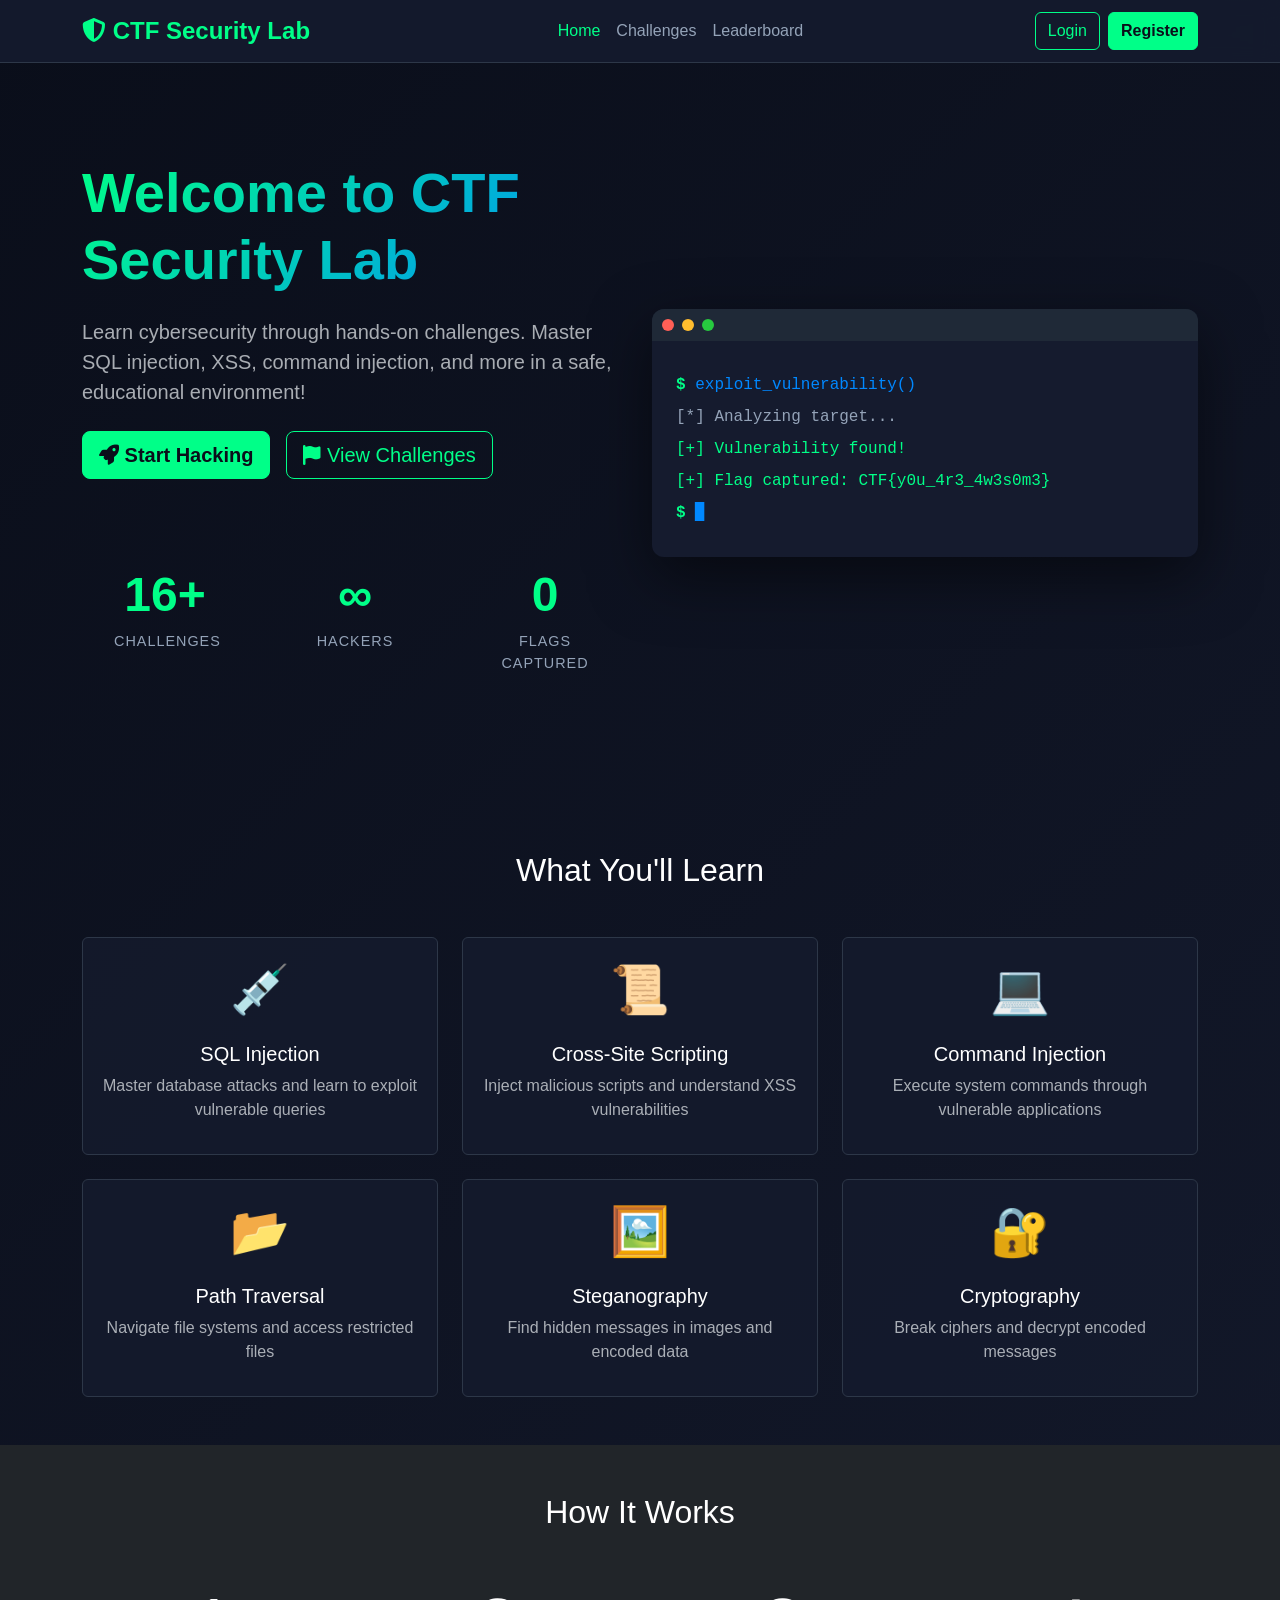
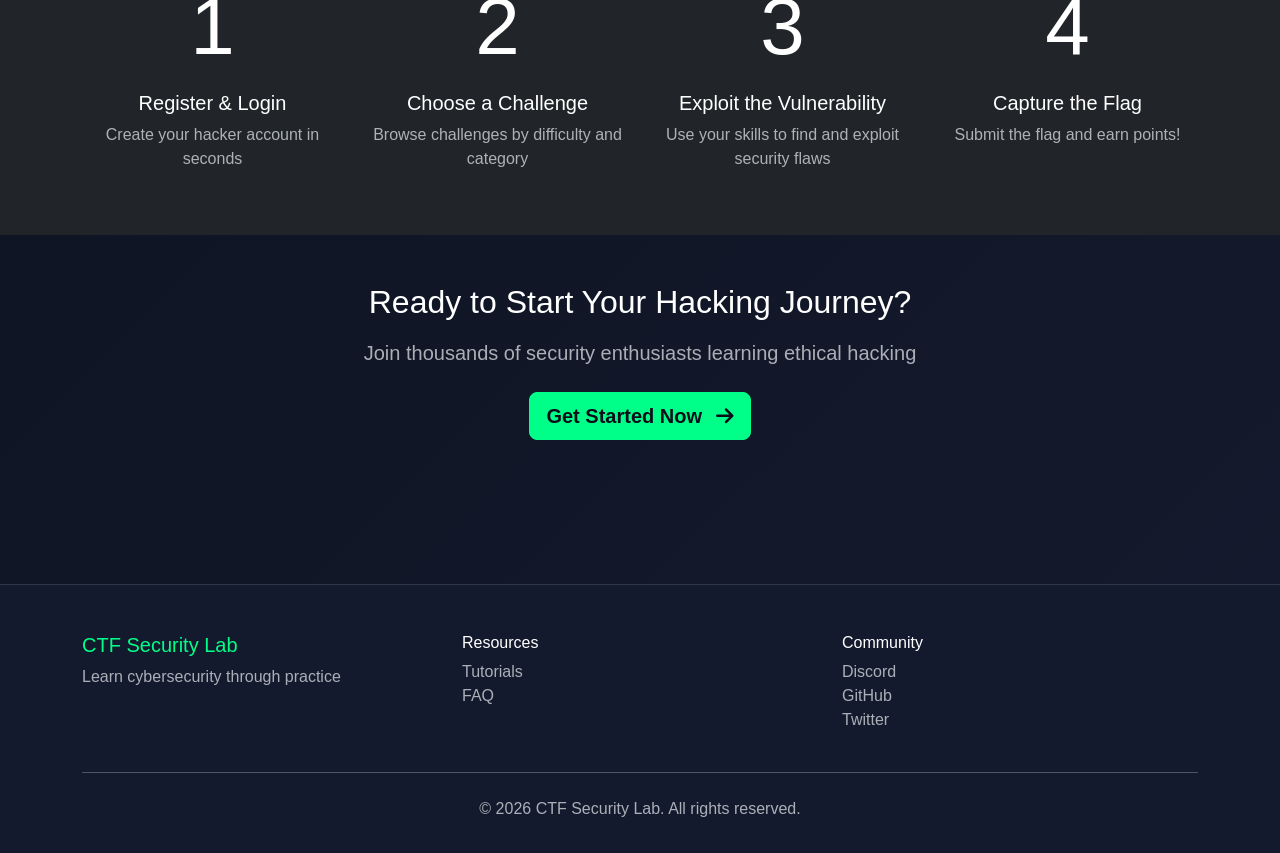
<file: templates/index.html>
<!DOCTYPE html>
<html lang="en" data-bs-theme="dark">
<head>
    <meta charset="UTF-8">
    <meta name="viewport" content="width=device-width, initial-scale=1.0">
    <title>CTF Security Lab - Learn Ethical Hacking</title>
    
    <!-- Bootstrap 5 CSS -->
    <link href="https://cdn.jsdelivr.net/npm/bootstrap@5.3.2/dist/css/bootstrap.min.css" rel="stylesheet">
    <!-- Font Awesome -->
    <link rel="stylesheet" href="https://cdnjs.cloudflare.com/ajax/libs/font-awesome/6.5.1/css/all.min.css">
    <!-- Custom CSS -->
    <link rel="stylesheet" href="/static/css/main.css">
</head>
<body>
    <!-- Navbar -->
    <nav class="navbar navbar-expand-lg navbar-dark sticky-top">
        <div class="container">
            <a class="navbar-brand" href="/">
                <i class="fas fa-shield-alt"></i> CTF Security Lab
            </a>
            <button class="navbar-toggler" type="button" data-bs-toggle="collapse" data-bs-target="#navbarNav">
                <span class="navbar-toggler-icon"></span>
            </button>
            <div class="collapse navbar-collapse" id="navbarNav">
                <ul class="navbar-nav mx-auto">
                    <li class="nav-item">
                        <a class="nav-link active" href="/">Home</a>
                    </li>
                    <li class="nav-item">
                        <a class="nav-link" href="/challenges">Challenges</a>
                    </li>
                    <li class="nav-item">
                        <a class="nav-link" href="/leaderboard">Leaderboard</a>
                    </li>

                </ul>
                <div class="d-flex" id="navAuth">
                    <a href="/login" class="btn btn-outline-primary me-2">Login</a>
                    <a href="/register" class="btn btn-primary">Register</a>
                </div>
                <div class="d-flex align-items-center d-none" id="navUser">
                    <span class="badge bg-success me-3" id="userScore">0 pts</span>
                    <div class="dropdown">
                        <button class="btn btn-outline-primary dropdown-toggle" type="button" id="userMenu" data-bs-toggle="dropdown">
                            <i class="fas fa-user"></i>
                        </button>
                        <ul class="dropdown-menu dropdown-menu-end">
                            <li><a class="dropdown-item" href="/profile">Profile</a></li>
                            <li><a class="dropdown-item" href="#" onclick="logout()">Logout</a></li>
                        </ul>
                    </div>
                </div>
            </div>
        </div>
    </nav>

    <!-- Hero Section -->
    <section class="hero-section">
        <div class="container">
            <div class="row align-items-center">
                <div class="col-lg-6">
                    <h1 class="hero-title mb-4">
                        Welcome to CTF Security Lab
                    </h1>
                    <p class="lead text-muted mb-4">
                        Learn cybersecurity through hands-on challenges. Master SQL injection, XSS, command injection, and more in a safe, educational environment!
                    </p>
                    <div class="d-flex gap-3 mb-5">
                        <a href="/register" class="btn btn-primary btn-lg">
                            <i class="fas fa-rocket"></i> Start Hacking
                        </a>
                        <a href="/challenges" class="btn btn-outline-primary btn-lg">
                            <i class="fas fa-flag"></i> View Challenges
                        </a>
                    </div>
                    
                    <!-- Stats -->
                    <div class="row text-center">
                        <div class="col-4">
                            <div class="stat-card">
                                <div class="stat-number">16+</div>
                                <div class="stat-label">Challenges</div>
                            </div>
                        </div>
                        <div class="col-4">
                            <div class="stat-card">
                                <div class="stat-number">∞</div>
                                <div class="stat-label">Hackers</div>
                            </div>
                        </div>
                        <div class="col-4">
                            <div class="stat-card">
                                <div class="stat-number" id="totalSolves">0</div>
                                <div class="stat-label">Flags Captured</div>
                            </div>
                        </div>
                    </div>
                </div>
                
                <!-- Terminal Visual -->
                <div class="col-lg-6">
                    <div class="terminal">
                        <div class="terminal-header">
                            <span class="terminal-dot red"></span>
                            <span class="terminal-dot yellow"></span>
                            <span class="terminal-dot green"></span>
                        </div>
                        <div class="terminal-body">
                            <div class="terminal-line">
                                <span class="prompt">$</span> <span class="command">exploit_vulnerability()</span>
                            </div>
                            <div class="terminal-line">
                                <span class="output">[*] Analyzing target...</span>
                            </div>
                            <div class="terminal-line">
                                <span class="output success">[+] Vulnerability found!</span>
                            </div>
                            <div class="terminal-line">
                                <span class="output success">[+] Flag captured: CTF{y0u_4r3_4w3s0m3}</span>
                            </div>
                            <div class="terminal-line">
                                <span class="prompt">$</span> <span class="command typing"></span>
                            </div>
                        </div>
                    </div>
                </div>
            </div>
        </div>
    </section>

    <!-- Features Section -->
    <section class="py-5">
        <div class="container">
            <h2 class="text-center mb-5">What You'll Learn</h2>
            <div class="row g-4">
                <div class="col-md-4">
                    <div class="card h-100">
                        <div class="card-body text-center">
                            <div class="challenge-icon">💉</div>
                            <h3 class="h5">SQL Injection</h3>
                            <p class="text-muted">Master database attacks and learn to exploit vulnerable queries</p>
                        </div>
                    </div>
                </div>
                <div class="col-md-4">
                    <div class="card h-100">
                        <div class="card-body text-center">
                            <div class="challenge-icon">📜</div>
                            <h3 class="h5">Cross-Site Scripting</h3>
                            <p class="text-muted">Inject malicious scripts and understand XSS vulnerabilities</p>
                        </div>
                    </div>
                </div>
                <div class="col-md-4">
                    <div class="card h-100">
                        <div class="card-body text-center">
                            <div class="challenge-icon">💻</div>
                            <h3 class="h5">Command Injection</h3>
                            <p class="text-muted">Execute system commands through vulnerable applications</p>
                        </div>
                    </div>
                </div>
                <div class="col-md-4">
                    <div class="card h-100">
                        <div class="card-body text-center">
                            <div class="challenge-icon">📂</div>
                            <h3 class="h5">Path Traversal</h3>
                            <p class="text-muted">Navigate file systems and access restricted files</p>
                        </div>
                    </div>
                </div>
                <div class="col-md-4">
                    <div class="card h-100">
                        <div class="card-body text-center">
                            <div class="challenge-icon">🖼️</div>
                            <h3 class="h5">Steganography</h3>
                            <p class="text-muted">Find hidden messages in images and encoded data</p>
                        </div>
                    </div>
                </div>
                <div class="col-md-4">
                    <div class="card h-100">
                        <div class="card-body text-center">
                            <div class="challenge-icon">🔐</div>
                            <h3 class="h5">Cryptography</h3>
                            <p class="text-muted">Break ciphers and decrypt encoded messages</p>
                        </div>
                    </div>
                </div>
            </div>
        </div>
    </section>

    <!-- How It Works -->
    <section class="py-5 bg-dark">
        <div class="container">
            <h2 class="text-center mb-5">How It Works</h2>
            <div class="row g-4">
                <div class="col-md-3">
                    <div class="text-center">
                        <div class="display-1 mb-3">1</div>
                        <h5>Register & Login</h5>
                        <p class="text-muted">Create your hacker account in seconds</p>
                    </div>
                </div>
                <div class="col-md-3">
                    <div class="text-center">
                        <div class="display-1 mb-3">2</div>
                        <h5>Choose a Challenge</h5>
                        <p class="text-muted">Browse challenges by difficulty and category</p>
                    </div>
                </div>
                <div class="col-md-3">
                    <div class="text-center">
                        <div class="display-1 mb-3">3</div>
                        <h5>Exploit the Vulnerability</h5>
                        <p class="text-muted">Use your skills to find and exploit security flaws</p>
                    </div>
                </div>
                <div class="col-md-3">
                    <div class="text-center">
                        <div class="display-1 mb-3">4</div>
                        <h5>Capture the Flag</h5>
                        <p class="text-muted">Submit the flag and earn points!</p>
                    </div>
                </div>
            </div>
        </div>
    </section>

    <!-- CTA Section -->
    <section class="py-5 text-center">
        <div class="container">
            <h2 class="mb-3">Ready to Start Your Hacking Journey?</h2>
            <p class="lead text-muted mb-4">Join thousands of security enthusiasts learning ethical hacking</p>
            <a href="/register" class="btn btn-primary btn-lg">
                Get Started Now <i class="fas fa-arrow-right ms-2"></i>
            </a>
        </div>
    </section>

    <!-- Footer -->
    <footer class="footer">
        <div class="container">
            <div class="row">
                <div class="col-md-4">
                    <h5 class="text-primary">CTF Security Lab</h5>
                    <p class="text-muted">Learn cybersecurity through practice</p>
                </div>
                <div class="col-md-4">
                    <h6>Resources</h6>
                    <ul class="list-unstyled">

                        <li><a href="#" class="text-muted text-decoration-none">Tutorials</a></li>
                        <li><a href="#" class="text-muted text-decoration-none">FAQ</a></li>
                    </ul>
                </div>
                <div class="col-md-4">
                    <h6>Community</h6>
                    <ul class="list-unstyled">
                        <li><a href="#" class="text-muted text-decoration-none">Discord</a></li>
                        <li><a href="#" class="text-muted text-decoration-none">GitHub</a></li>
                        <li><a href="#" class="text-muted text-decoration-none">Twitter</a></li>
                    </ul>
                </div>
            </div>
            <hr class="my-4">
            <p class="text-center text-muted">&copy; 2026 CTF Security Lab. All rights reserved.</p>
        </div>
    </footer>

    <!-- Bootstrap Bundle with Popper -->
    <script src="https://cdn.jsdelivr.net/npm/bootstrap@5.3.2/dist/js/bootstrap.bundle.min.js"></script>
    <!-- Custom JS -->
    <script src="/static/js/main.js"></script>
</body>
</html>
</file>
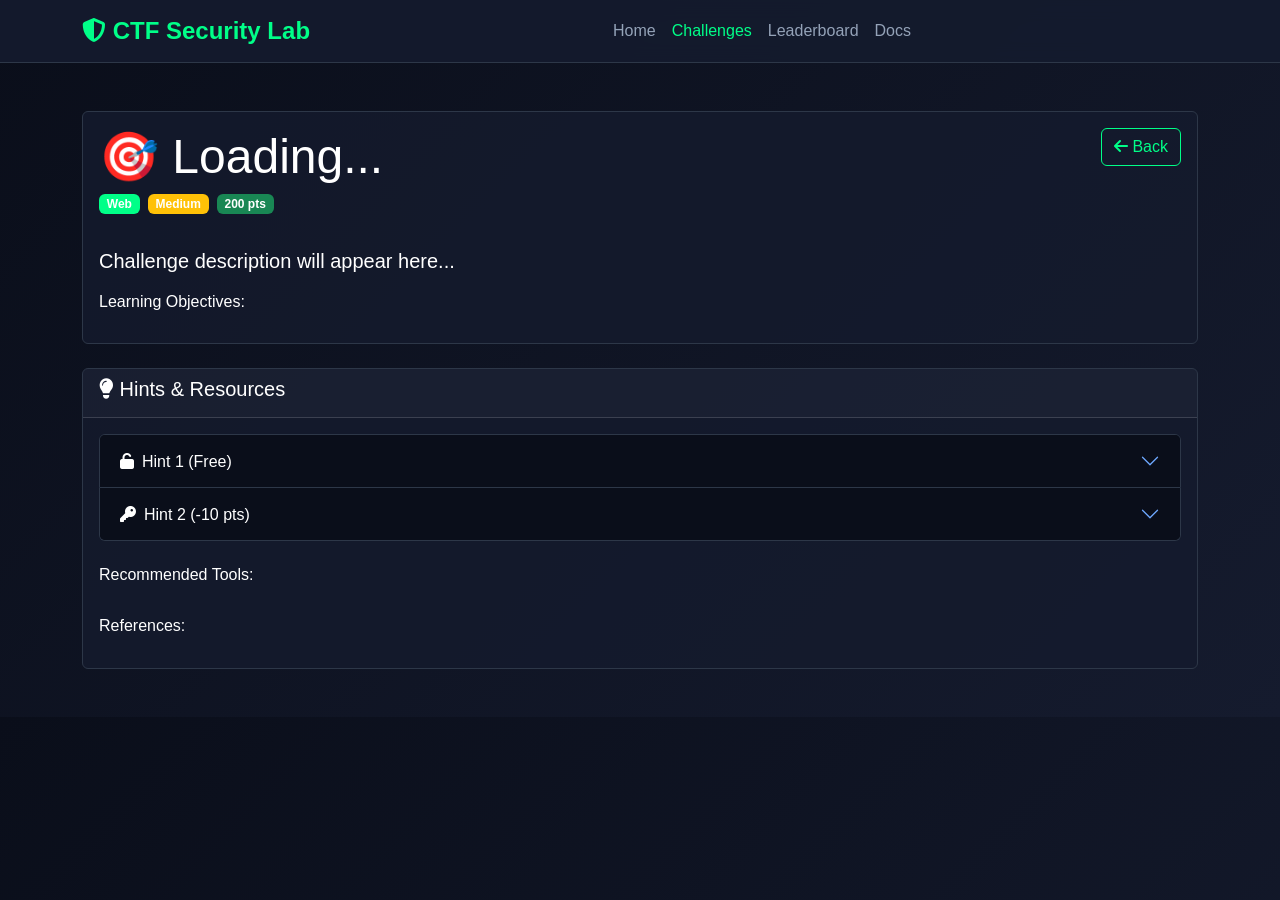
<file: templates/challenge.html>
<!DOCTYPE html>
<html lang="en" data-bs-theme="dark">
<head>
    <meta charset="UTF-8">
    <meta name="viewport" content="width=device-width, initial-scale=1.0">
    <title>Challenge - CTF Security Lab</title>
    <link href="https://cdn.jsdelivr.net/npm/bootstrap@5.3.2/dist/css/bootstrap.min.css" rel="stylesheet">
    <link rel="stylesheet" href="https://cdnjs.cloudflare.com/ajax/libs/font-awesome/6.5.1/css/all.min.css">
    <link rel="stylesheet" href="/static/css/main.css">
</head>
<body>
    <!-- Navbar (same as challenges.html) -->
    <nav class="navbar navbar-expand-lg navbar-dark sticky-top">
        <div class="container">
            <a class="navbar-brand" href="/"><i class="fas fa-shield-alt"></i> CTF Security Lab</a>
            <div class="collapse navbar-collapse">
                <ul class="navbar-nav mx-auto">
                    <li class="nav-item"><a class="nav-link" href="/">Home</a></li>
                    <li class="nav-item"><a class="nav-link active" href="/challenges">Challenges</a></li>
                    <li class="nav-item"><a class="nav-link" href="/leaderboard">Leaderboard</a></li>
                    <li class="nav-item"><a class="nav-link" href="/docs">Docs</a></li>
                </ul>
            </div>
        </div>
    </nav>

    <div class="container my-5">
        <!-- Challenge Header -->
        <div class="card mb-4">
            <div class="card-body">
                <div class="d-flex justify-content-between align-items-start mb-3">
                    <div>
                        <h1 class="display-5 mb-2" id="challengeTitle">
                            <span id="challengeIcon">🎯</span> <span id="challengeName">Loading...</span>
                        </h1>
                        <div class="d-flex gap-2 mb-3">
                            <span class="badge bg-primary" id="challengeCategory">Web</span>
                            <span class="badge bg-warning" id="challengeDifficulty">Medium</span>
                            <span class="badge bg-success" id="challengePoints">200 pts</span>
                        </div>
                    </div>
                    <button class="btn btn-outline-primary" onclick="history.back()">
                        <i class="fas fa-arrow-left"></i> Back
                    </button>
                </div>
                <p class="lead" id="challengeDescription">Challenge description will appear here...</p>
                
                <div class="mt-3">
                    <h6>Learning Objectives:</h6>
                    <ul id="learningObjectives">
                        <!-- Objectives will be loaded here -->
                    </ul>
                </div>

                <div class="alert alert-info mt-3" id="challengeAlert" style="display: none;">
                    <i class="fas fa-info-circle"></i> <span id="alertMessage"></span>
                </div>
            </div>
        </div>

        <!-- Dynamic Exploit Interface -->
        <div id="exploitInterface">
            <!-- Interface will be dynamically generated based on vulnerability type -->
        </div>

        <!-- Hints Section -->
        <div class="card mt-4">
            <div class="card-header">
                <h5><i class="fas fa-lightbulb"></i> Hints & Resources</h5>
            </div>
            <div class="card-body">
                <div class="accordion" id="hintsAccordion">
                    <div class="accordion-item">
                        <h2 class="accordion-header">
                            <button class="accordion-button collapsed" type="button" data-bs-toggle="collapse" data-bs-target="#hint1">
                                <i class="fas fa-unlock me-2"></i> Hint 1 (Free)
                            </button>
                        </h2>
                        <div id="hint1" class="accordion-collapse collapse" data-bs-parent="#hintsAccordion">
                            <div class="accordion-body" id="hint1Content">
                                <!-- Hint content will be loaded -->
                            </div>
                        </div>
                    </div>
                    <div class="accordion-item">
                        <h2 class="accordion-header">
                            <button class="accordion-button collapsed" type="button" data-bs-toggle="collapse" data-bs-target="#hint2">
                                <i class="fas fa-key me-2"></i> Hint 2 (-10 pts)
                            </button>
                        </h2>
                        <div id="hint2" class="accordion-collapse collapse" data-bs-parent="#hintsAccordion">
                            <div class="accordion-body" id="hint2Content">
                                <!-- Hint content will be loaded -->
                            </div>
                        </div>
                    </div>
                </div>

                <div class="mt-4">
                    <h6>Recommended Tools:</h6>
                    <div id="toolsList" class="d-flex flex-wrap gap-2">
                        <!-- Tools will be loaded here -->
                    </div>
                </div>

                <div class="mt-4">
                    <h6>References:</h6>
                    <ul id="referencesList">
                        <!-- References will be loaded here -->
                    </ul>
                </div>
            </div>
        </div>
    </div>

    <script src="https://cdn.jsdelivr.net/npm/bootstrap@5.3.2/dist/js/bootstrap.bundle.min.js"></script>
    <script src="/static/js/main.js"></script>
    <script>
        document.addEventListener('DOMContentLoaded', () => {
            const challengeId = window.location.pathname.split('/').pop();
            loadChallengeDetail(challengeId);
        });

        async function loadChallengeDetail(challengeId) {
            // Load challenge details and generate appropriate exploit interface
            // This will be implemented in main.js
        }
    </script>
</body>
</html>
</file>
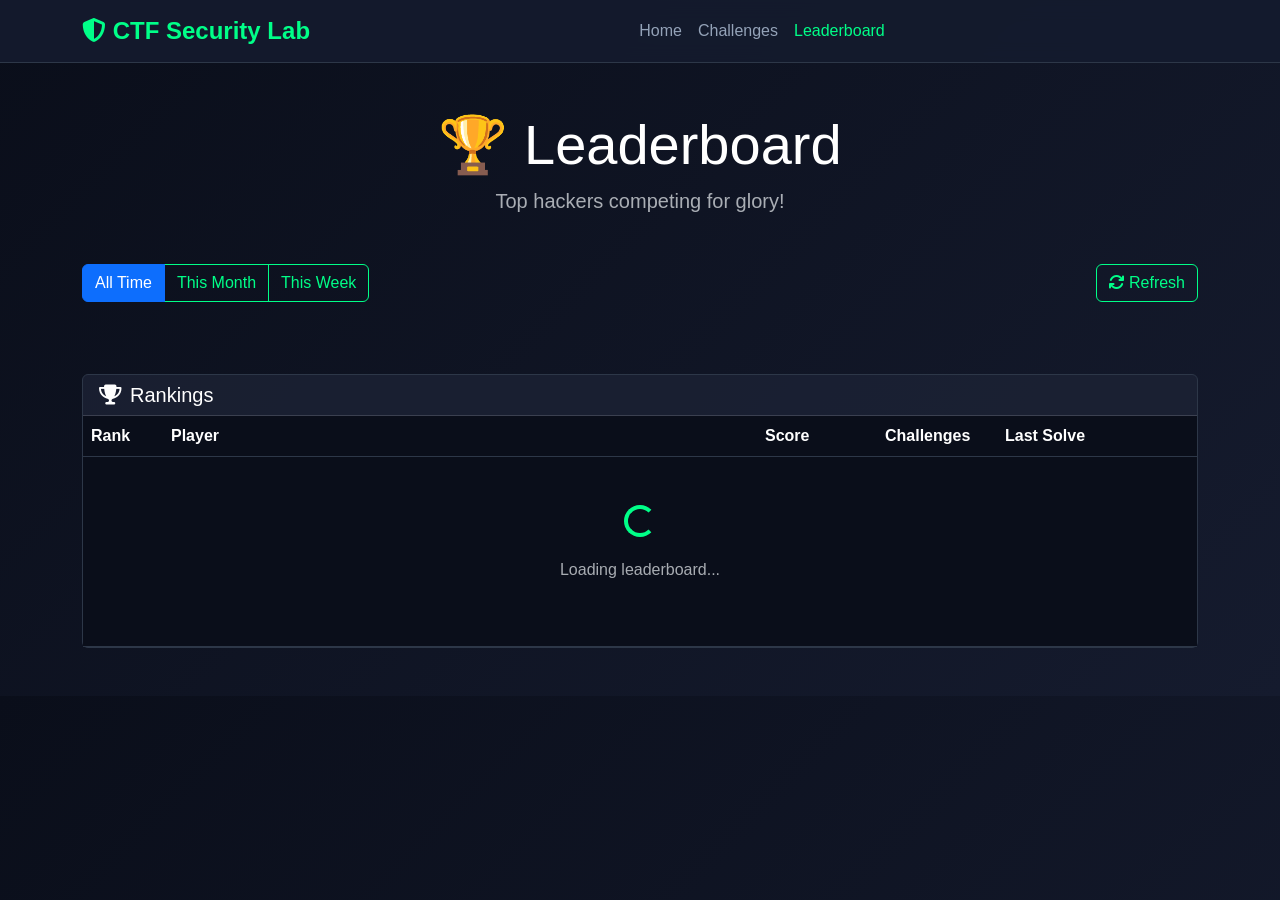
<file: templates/leaderboard.html>
<!DOCTYPE html>
<html lang="en" data-bs-theme="dark">

<head>
    <meta charset="UTF-8">
    <meta name="viewport" content="width=device-width, initial-scale=1.0">
    <title>Leaderboard - CTF Security Lab</title>
    <link href="https://cdn.jsdelivr.net/npm/bootstrap@5.3.2/dist/css/bootstrap.min.css" rel="stylesheet">
    <link rel="stylesheet" href="https://cdnjs.cloudflare.com/ajax/libs/font-awesome/6.5.1/css/all.min.css">
    <link rel="stylesheet" href="/static/css/main.css">
</head>

<body>
    <!-- Navbar -->
    <nav class="navbar navbar-expand-lg navbar-dark sticky-top">
        <div class="container">
            <a class="navbar-brand" href="/"><i class="fas fa-shield-alt"></i> CTF Security Lab</a>
            <div class="collapse navbar-collapse">
                <ul class="navbar-nav mx-auto">
                    <li class="nav-item"><a class="nav-link" href="/">Home</a></li>
                    <li class="nav-item"><a class="nav-link" href="/challenges">Challenges</a></li>
                    <li class="nav-item"><a class="nav-link active" href="/leaderboard">Leaderboard</a></li>

                </ul>
            </div>
        </div>
    </nav>

    <div class="container my-5">
        <div class="text-center mb-5">
            <h1 class="display-4 mb-2">🏆 Leaderboard</h1>
            <p class="lead text-muted">Top hackers competing for glory!</p>
        </div>

        <!-- Leaderboard Filters -->
        <div class="d-flex justify-content-between align-items-center mb-4">
            <div class="btn-group" role="group">
                <input type="radio" class="btn-check" name="timeframe" id="allTime" checked>
                <label class="btn btn-outline-primary" for="allTime">All Time</label>

                <input type="radio" class="btn-check" name="timeframe" id="thisMonth">
                <label class="btn btn-outline-primary" for="thisMonth">This Month</label>

                <input type="radio" class="btn-check" name="timeframe" id="thisWeek">
                <label class="btn btn-outline-primary" for="thisWeek">This Week</label>
            </div>

            <button class="btn btn-outline-primary" onclick="loadLeaderboard()">
                <i class="fas fa-sync"></i> Refresh
            </button>
        </div>

        <!-- Top 3 Podium -->
        <div class="row mb-5" id="podium">
            <!-- Dynamically loaded -->
        </div>

        <!-- Leaderboard Table -->
        <div class="card">
            <div class="card-header">
                <h5 class="mb-0"><i class="fas fa-trophy me-2"></i>Rankings</h5>
            </div>
            <div class="card-body p-0">
                <div class="table-responsive">
                    <table class="table table-hover mb-0">
                        <thead>
                            <tr>
                                <th width="80">Rank</th>
                                <th>Player</th>
                                <th width="120">Score</th>
                                <th width="120">Challenges</th>
                                <th width="200">Last Solve</th>
                            </tr>
                        </thead>
                        <tbody id="leaderboardBody">
                            <!-- Dynamically loaded -->
                            <tr>
                                <td colspan="5" class="text-center py-5">
                                    <div class="spinner-border text-primary" role="status">
                                        <span class="visually-hidden">Loading...</span>
                                    </div>
                                    <p class="mt-3 text-muted">Loading leaderboard...</p>
                                </td>
                            </tr>
                        </tbody>
                    </table>
                </div>
            </div>
        </div>

        <!-- Your Rank (if logged in) -->
        <div class="card mt-4 d-none" id="yourRankCard">
            <div class="card-body">
                <div class="row align-items-center">
                    <div class="col-md-8">
                        <h5 class="mb-1">Your Rank: <span class="text-primary" id="yourRank">#?</span></h5>
                        <p class="text-muted mb-0">
                            <span id="yourScore">0</span> points •
                            <span id="yourChallenges">0</span> challenges solved
                        </p>
                    </div>
                    <div class="col-md-4 text-end">
                        <a href="/profile" class="btn btn-primary">View Profile</a>
                    </div>
                </div>
            </div>
        </div>
    </div>

    <script src="https://cdn.jsdelivr.net/npm/bootstrap@5.3.2/dist/js/bootstrap.bundle.min.js"></script>
    <script src="/static/js/main.js"></script>
    <script>
        document.addEventListener('DOMContentLoaded', () => {
            loadLeaderboard();
        });

        async function loadLeaderboard() {
            // Implementation in main.js
        }
    </script>
</body>

</html>
</file>
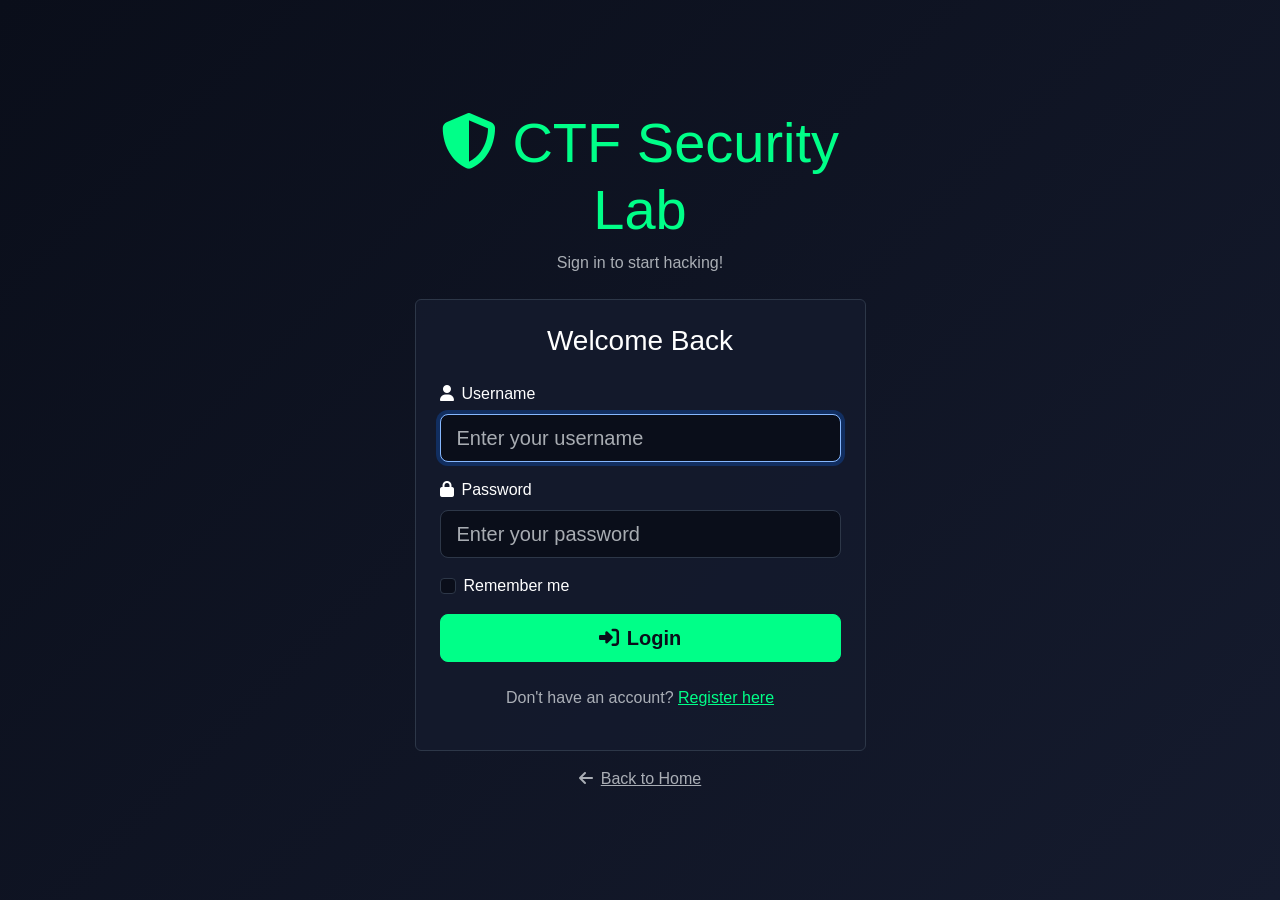
<file: templates/login.html>
<!DOCTYPE html>
<html lang="en" data-bs-theme="dark">
<head>
    <meta charset="UTF-8">
    <meta name="viewport" content="width=device-width, initial-scale=1.0">
    <title>Login - CTF Security Lab</title>
    <link href="https://cdn.jsdelivr.net/npm/bootstrap@5.3.2/dist/css/bootstrap.min.css" rel="stylesheet">
    <link rel="stylesheet" href="https://cdnjs.cloudflare.com/ajax/libs/font-awesome/6.5.1/css/all.min.css">
    <link rel="stylesheet" href="/static/css/main.css">
</head>
<body>
    <div class="container">
        <div class="row justify-content-center align-items-center min-vh-100">
            <div class="col-md-5">
                <div class="text-center mb-4">
                    <a href="/" class="text-decoration-none">
                        <h1 class="display-4 text-primary">
                            <i class="fas fa-shield-alt"></i> CTF Security Lab
                        </h1>
                    </a>
                    <p class="text-muted">Sign in to start hacking!</p>
                </div>

                <div class="card">
                    <div class="card-body p-4">
                        <h3 class="card-title text-center mb-4">Welcome Back</h3>
                        
                        <form id="loginForm" onsubmit="handleLogin(event)">
                            <div class="mb-3">
                                <label for="username" class="form-label">
                                    <i class="fas fa-user me-2"></i>Username
                                </label>
                                <input type="text" class="form-control form-control-lg" id="username" 
                                       placeholder="Enter your username" required autofocus>
                            </div>

                            <div class="mb-3">
                                <label for="password" class="form-label">
                                    <i class="fas fa-lock me-2"></i>Password
                                </label>
                                <input type="password" class="form-control form-control-lg" id="password" 
                                       placeholder="Enter your password" required>
                            </div>

                            <div class="mb-3 form-check">
                                <input type="checkbox" class="form-check-input" id="rememberMe">
                                <label class="form-check-label" for="rememberMe">
                                    Remember me
                                </label>
                            </div>

                            <div class="d-grid">
                                <button type="submit" class="btn btn-primary btn-lg">
                                    <i class="fas fa-sign-in-alt me-2"></i>Login
                                </button>
                            </div>
                        </form>

                        <div class="text-center mt-4">
                            <p class="text-muted">
                                Don't have an account? 
                                <a href="/register" class="text-primary">Register here</a>
                            </p>
                        </div>


                    </div>
                </div>

                <div class="text-center mt-3">
                    <a href="/" class="text-muted"><i class="fas fa-arrow-left me-2"></i>Back to Home</a>
                </div>
            </div>
        </div>
    </div>

    <script src="https://cdn.jsdelivr.net/npm/bootstrap@5.3.2/dist/js/bootstrap.bundle.min.js"></script>
    <script src="/static/js/main.js"></script>
    <script>
        async function handleLogin(event) {
            event.preventDefault();
            
            const username = document.getElementById('username').value;
            const password = document.getElementById('password').value;
            
            // Show loading state
            const submitBtn = event.target.querySelector('button[type="submit"]');
            const originalText = submitBtn.innerHTML;
            submitBtn.innerHTML = '<span class="spinner-border spinner-border-sm me-2"></span>Logging in...';
            submitBtn.disabled = true;
            
            try {
                await login(username, password);
            } catch (error) {
                // Reset button
                submitBtn.innerHTML = originalText;
                submitBtn.disabled = false;
            }
        }
    </script>
</body>
</html>
</file>
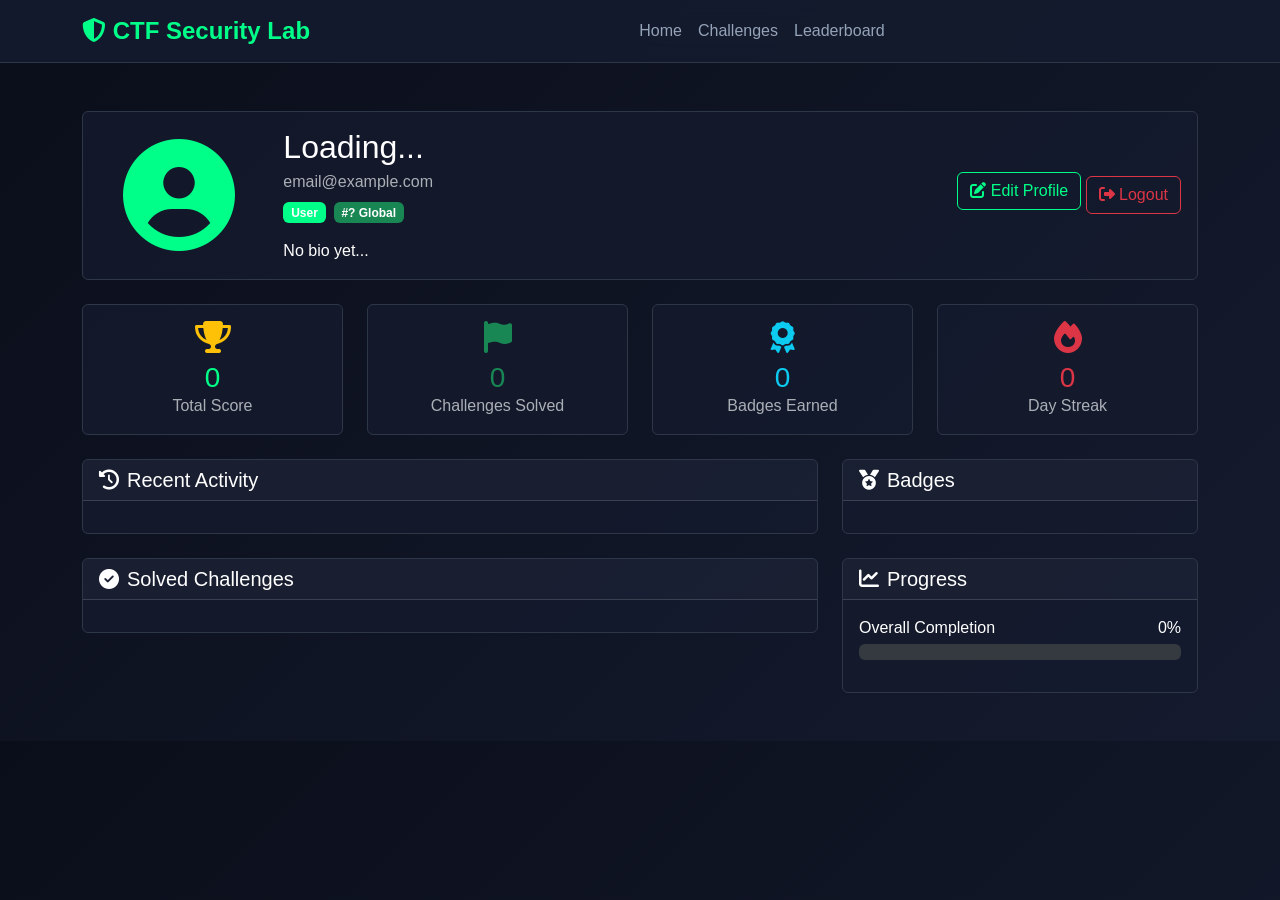
<file: templates/profile.html>
<!DOCTYPE html>
<html lang="en" data-bs-theme="dark">

<head>
    <meta charset="UTF-8">
    <meta name="viewport" content="width=device-width, initial-scale=1.0">
    <title>Profile - CTF Security Lab</title>
    <link href="https://cdn.jsdelivr.net/npm/bootstrap@5.3.2/dist/css/bootstrap.min.css" rel="stylesheet">
    <link rel="stylesheet" href="https://cdnjs.cloudflare.com/ajax/libs/font-awesome/6.5.1/css/all.min.css">
    <link rel="stylesheet" href="/static/css/main.css">
</head>

<body>
    <!-- Navbar -->
    <nav class="navbar navbar-expand-lg navbar-dark sticky-top">
        <div class="container">
            <a class="navbar-brand" href="/"><i class="fas fa-shield-alt"></i> CTF Security Lab</a>
            <div class="collapse navbar-collapse">
                <ul class="navbar-nav mx-auto">
                    <li class="nav-item"><a class="nav-link" href="/">Home</a></li>
                    <li class="nav-item"><a class="nav-link" href="/challenges">Challenges</a></li>
                    <li class="nav-item"><a class="nav-link" href="/leaderboard">Leaderboard</a></li>

                </ul>
            </div>
        </div>
    </nav>

    <div class="container my-5">
        <!-- Profile Header -->
        <div class="card mb-4">
            <div class="card-body">
                <div class="row align-items-center">
                    <div class="col-md-2 text-center">
                        <div class="avatar-lg mb-3 mb-md-0">
                            <i class="fas fa-user-circle fa-7x text-primary"></i>
                        </div>
                    </div>
                    <div class="col-md-7">
                        <h2 class="mb-1" id="profileUsername">Loading...</h2>
                        <p class="text-muted mb-2" id="profileEmail">email@example.com</p>
                        <div class="d-flex gap-2">
                            <span class="badge bg-primary" id="profileRole">User</span>
                            <span class="badge bg-success" id="profileRank">#? Global</span>
                        </div>
                        <p class="mt-3 mb-0" id="profileBio">No bio yet...</p>
                    </div>
                    <div class="col-md-3 text-end">
                        <button class="btn btn-outline-primary mb-2" data-bs-toggle="modal"
                            data-bs-target="#editProfileModal">
                            <i class="fas fa-edit"></i> Edit Profile
                        </button>
                        <button class="btn btn-outline-danger" onclick="logout()">
                            <i class="fas fa-sign-out-alt"></i> Logout
                        </button>
                    </div>
                </div>
            </div>
        </div>

        <!-- Stats Cards -->
        <div class="row mb-4">
            <div class="col-md-3">
                <div class="card text-center">
                    <div class="card-body">
                        <i class="fas fa-trophy fa-2x text-warning mb-2"></i>
                        <h3 class="text-primary mb-0" id="totalScore">0</h3>
                        <p class="text-muted mb-0">Total Score</p>
                    </div>
                </div>
            </div>
            <div class="col-md-3">
                <div class="card text-center">
                    <div class="card-body">
                        <i class="fas fa-flag fa-2x text-success mb-2"></i>
                        <h3 class="text-success mb-0" id="solvedChallenges">0</h3>
                        <p class="text-muted mb-0">Challenges Solved</p>
                    </div>
                </div>
            </div>
            <div class="col-md-3">
                <div class="card text-center">
                    <div class="card-body">
                        <i class="fas fa-award fa-2x text-info mb-2"></i>
                        <h3 class="text-info mb-0" id="badgesCount">0</h3>
                        <p class="text-muted mb-0">Badges Earned</p>
                    </div>
                </div>
            </div>
            <div class="col-md-3">
                <div class="card text-center">
                    <div class="card-body">
                        <i class="fas fa-fire fa-2x text-danger mb-2"></i>
                        <h3 class="text-danger mb-0" id="currentStreak">0</h3>
                        <p class="text-muted mb-0">Day Streak</p>
                    </div>
                </div>
            </div>
        </div>

        <div class="row">
            <!-- Recent Activity -->
            <div class="col-md-8">
                <div class="card mb-4">
                    <div class="card-header">
                        <h5 class="mb-0"><i class="fas fa-history me-2"></i>Recent Activity</h5>
                    </div>
                    <div class="card-body">
                        <div id="activityList">
                            <!-- Dynamically loaded -->
                        </div>
                    </div>
                </div>

                <!-- Solved Challenges -->
                <div class="card">
                    <div class="card-header">
                        <h5 class="mb-0"><i class="fas fa-check-circle me-2"></i>Solved Challenges</h5>
                    </div>
                    <div class="card-body">
                        <div id="solvedList" class="row g-3">
                            <!-- Dynamically loaded -->
                        </div>
                    </div>
                </div>
            </div>

            <!-- Sidebar -->
            <div class="col-md-4">
                <!-- Badges -->
                <div class="card mb-4">
                    <div class="card-header">
                        <h5 class="mb-0"><i class="fas fa-medal me-2"></i>Badges</h5>
                    </div>
                    <div class="card-body">
                        <div id="badgesList" class="d-flex flex-wrap gap-3">
                            <!-- Dynamically loaded -->
                        </div>
                    </div>
                </div>

                <!-- Progress -->
                <div class="card">
                    <div class="card-header">
                        <h5 class="mb-0"><i class="fas fa-chart-line me-2"></i>Progress</h5>
                    </div>
                    <div class="card-body">
                        <div class="mb-3">
                            <div class="d-flex justify-content-between mb-1">
                                <span>Overall Completion</span>
                                <span id="completionPercent">0%</span>
                            </div>
                            <div class="progress">
                                <div class="progress-bar bg-success" id="completionBar" style="width: 0%"></div>
                            </div>
                        </div>
                        <div id="categoryProgress">
                            <!-- Dynamically loaded -->
                        </div>
                    </div>
                </div>
            </div>
        </div>
    </div>

    <!-- Edit Profile Modal -->
    <div class="modal fade" id="editProfileModal" tabindex="-1">
        <div class="modal-dialog">
            <div class="modal-content">
                <div class="modal-header">
                    <h5 class="modal-title">Edit Profile</h5>
                    <button type="button" class="btn-close" data-bs-dismiss="modal"></button>
                </div>
                <div class="modal-body">
                    <form id="editProfileForm">
                        <div class="mb-3">
                            <label class="form-label">Bio</label>
                            <textarea class="form-control" id="editBio" rows="3"></textarea>
                        </div>
                        <div class="mb-3">
                            <label class="form-label">Website</label>
                            <input type="url" class="form-control" id="editWebsite">
                        </div>
                        <div class="mb-3">
                            <label class="form-label">GitHub</label>
                            <input type="text" class="form-control" id="editGithub">
                        </div>
                    </form>
                </div>
                <div class="modal-footer">
                    <button type="button" class="btn btn-secondary" data-bs-dismiss="modal">Cancel</button>
                    <button type="button" class="btn btn-primary" onclick="saveProfile()">Save Changes</button>
                </div>
            </div>
        </div>
    </div>

    <script src="https://cdn.jsdelivr.net/npm/bootstrap@5.3.2/dist/js/bootstrap.bundle.min.js"></script>
    <script src="/static/js/main.js"></script>
    <script>
        document.addEventListener('DOMContentLoaded', () => {
            loadProfile();
        });

        async function loadProfile() {
            // Implementation in main.js
        }

        async function saveProfile() {
            // Implementation in main.js
        }
    </script>
</body>

</html>
</file>
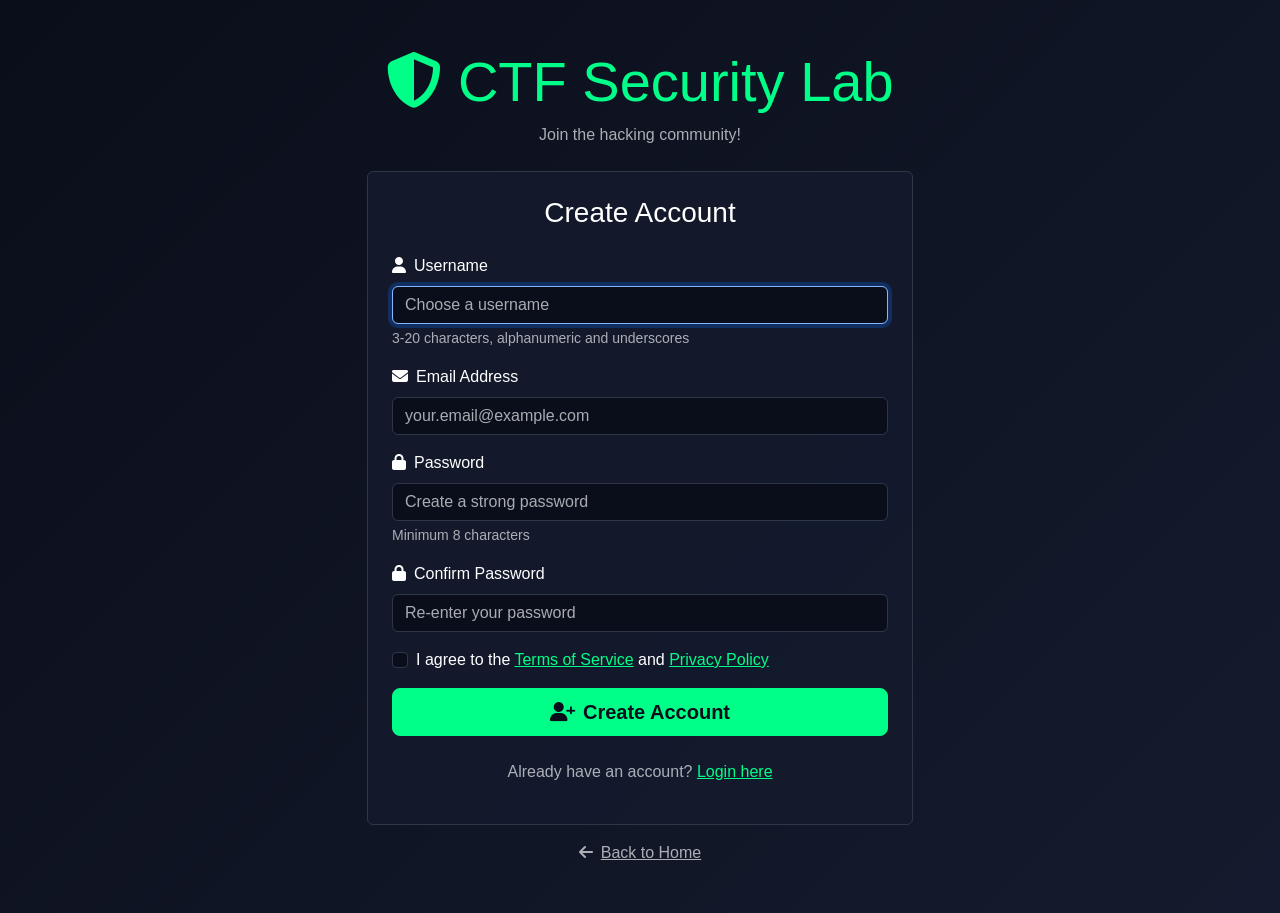
<file: templates/register.html>
<!DOCTYPE html>
<html lang="en" data-bs-theme="dark">

<head>
    <meta charset="UTF-8">
    <meta name="viewport" content="width=device-width, initial-scale=1.0">
    <title>Register - CTF Security Lab</title>
    <link href="https://cdn.jsdelivr.net/npm/bootstrap@5.3.2/dist/css/bootstrap.min.css" rel="stylesheet">
    <link rel="stylesheet" href="https://cdnjs.cloudflare.com/ajax/libs/font-awesome/6.5.1/css/all.min.css">
    <link rel="stylesheet" href="/static/css/main.css">
</head>

<body>
    <div class="container">
        <div class="row justify-content-center align-items-center min-vh-100 py-5">
            <div class="col-md-6">
                <div class="text-center mb-4">
                    <a href="/" class="text-decoration-none">
                        <h1 class="display-4 text-primary">
                            <i class="fas fa-shield-alt"></i> CTF Security Lab
                        </h1>
                    </a>
                    <p class="text-muted">Join the hacking community!</p>
                </div>

                <div class="card">
                    <div class="card-body p-4">
                        <h3 class="card-title text-center mb-4">Create Account</h3>

                        <form id="registerForm" onsubmit="handleRegister(event)">
                            <div class="mb-3">
                                <label for="username" class="form-label">
                                    <i class="fas fa-user me-2"></i>Username
                                </label>
                                <input type="text" class="form-control" id="username" placeholder="Choose a username"
                                    required autofocus pattern="[a-zA-Z0-9_]{3,20}"
                                    title="3-20 characters, letters, numbers, and underscores only">
                                <div class="form-text">3-20 characters, alphanumeric and underscores</div>
                            </div>

                            <div class="mb-3">
                                <label for="email" class="form-label">
                                    <i class="fas fa-envelope me-2"></i>Email Address
                                </label>
                                <input type="email" class="form-control" id="email" placeholder="your.email@example.com"
                                    required>
                            </div>

                            <div class="mb-3">
                                <label for="password" class="form-label">
                                    <i class="fas fa-lock me-2"></i>Password
                                </label>
                                <input type="password" class="form-control" id="password"
                                    placeholder="Create a strong password" required minlength="8">
                                <div class="form-text">Minimum 8 characters</div>
                            </div>

                            <div class="mb-3">
                                <label for="confirmPassword" class="form-label">
                                    <i class="fas fa-lock me-2"></i>Confirm Password
                                </label>
                                <input type="password" class="form-control" id="confirmPassword"
                                    placeholder="Re-enter your password" required>
                            </div>

                            <div class="mb-3 form-check">
                                <input type="checkbox" class="form-check-input" id="agreeTerms" required>
                                <label class="form-check-label" for="agreeTerms">
                                    I agree to the <a href="#" class="text-primary">Terms of Service</a>
                                    and <a href="#" class="text-primary">Privacy Policy</a>
                                </label>
                            </div>

                            <div class="d-grid">
                                <button type="submit" class="btn btn-primary btn-lg">
                                    <i class="fas fa-user-plus me-2"></i>Create Account
                                </button>
                            </div>
                        </form>

                        <div class="text-center mt-4">
                            <p class="text-muted">
                                Already have an account?
                                <a href="/login" class="text-primary">Login here</a>
                            </p>
                        </div>


                    </div>
                </div>

                <div class="text-center mt-3">
                    <a href="/" class="text-muted"><i class="fas fa-arrow-left me-2"></i>Back to Home</a>
                </div>
            </div>
        </div>
    </div>

    <script src="https://cdn.jsdelivr.net/npm/bootstrap@5.3.2/dist/js/bootstrap.bundle.min.js"></script>
    <script src="/static/js/main.js"></script>
    <script>
        async function handleRegister(event) {
            event.preventDefault();

            const username = document.getElementById('username').value;
            const email = document.getElementById('email').value;
            const password = document.getElementById('password').value;
            const confirmPassword = document.getElementById('confirmPassword').value;

            // Validate password match
            if (password !== confirmPassword) {
                showNotification('Passwords do not match!', 'error');
                return;
            }

            // Show loading state
            const submitBtn = event.target.querySelector('button[type="submit"]');
            const originalText = submitBtn.innerHTML;
            submitBtn.innerHTML = '<span class="spinner-border spinner-border-sm me-2"></span>Creating account...';
            submitBtn.disabled = true;

            try {
                await register({ username, email, password });
            } catch (error) {
                // Reset button
                submitBtn.innerHTML = originalText;
                submitBtn.disabled = false;
            }
        }
    </script>
</body>

</html>
</file>
<file: static/css/main.css>
/* CTF Security Lab - Bootstrap Custom Theme */

:root {
    --bs-primary: #00ff88;
    --bs-primary-rgb: 0, 255, 136;
    --bs-secondary: #0088ff;
    --bs-secondary-rgb: 0, 136, 255;
    --bs-success: #00ff88;
    --bs-danger: #ff4444;
    --bs-warning: #ffaa00;
    --bs-info: #00bfff;
    --bs-dark: #0a0e1a;
    --bs-body-bg: #0a0e1a;
    --bs-body-color: #ffffff;
    --bs-border-color: #2d3748;
}

body {
    background: linear-gradient(135deg, #0a0e1a 0%, #151b2e 100%);
    color: #ffffff;
    font-family: 'Inter', -apple-system, BlinkMacSystemFont, 'Segoe UI', sans-serif;
}

/* Navbar Custom Styling */
.navbar {
    backdrop-filter: blur(10px);
    background: rgba(21, 27, 46, 0.95) !important;
    border-bottom: 1px solid var(--bs-border-color);
}

.navbar-brand {
    color: var(--bs-primary) !important;
    font-weight: 700;
    font-size: 1.5rem;
}

.nav-link {
    color: #94a3b8 !important;
    transition: color 0.3s;
}

.nav-link:hover, .nav-link.active {
    color: var(--bs-primary) !important;
}

/* Cards */
.card {
    background: rgba(21, 27, 46, 0.8);
    border: 1px solid var(--bs-border-color);
    transition: all 0.3s;
}

.card:hover {
    transform: translateY(-5px);
    border-color: var(--bs-primary);
    box-shadow: 0 10px 30px rgba(0, 255, 136, 0.2);
}

/* Buttons */
.btn-primary {
    background: var(--bs-primary);
    border-color: var(--bs-primary);
    color: #0a0e1a;
    font-weight: 600;
}

.btn-primary:hover {
    background: #00cc6a;
    border-color: #00cc6a;
    transform: translateY(-2px);
    box-shadow: 0 5px 15px rgba(0, 255, 136, 0.3);
}

.btn-outline-primary {
    border-color: var(--bs-primary);
    color: var(--bs-primary);
}

.btn-outline-primary:hover {
    background: var(--bs-primary);
    color: #0a0e1a;
}

/* Hero Section */
.hero-section {
    padding: 6rem 0;
    position: relative;
}

.hero-title {
    font-size: 3.5rem;
    font-weight: 800;
    background: linear-gradient(135deg, var(--bs-primary), var(--bs-secondary));
    -webkit-background-clip: text;
    -webkit-text-fill-color: transparent;
    background-clip: text;
}

/* Terminal Component */
.terminal {
    background: #151b2e;
    border-radius: 12px;
    overflow: hidden;
    box-shadow: 0 20px 60px rgba(0, 0, 0, 0.5);
}

.terminal-header {
    background: #1f2937;
    padding: 10px;
    display: flex;
    gap: 8px;
}

.terminal-dot {
    width: 12px;
    height: 12px;
    border-radius: 50%;
}

.terminal-dot.red { background: #ff5f56; }
.terminal-dot.yellow { background: #ffbd2e; }
.terminal-dot.green { background: #27c93f; }

.terminal-body {
    padding: 1.5rem;
    font-family: 'Courier New', monospace;
    min-height: 200px;
}

.terminal-line {
    margin: 0.5rem 0;
}

.prompt {
    color: var(--bs-primary);
    font-weight: bold;
}

.command {
    color: var(--bs-secondary);
}

.output {
    color: #94a3b8;
}

.output.success {
    color: var(--bs-success);
}

/* Challenge Cards */
.challenge-card {
    position: relative;
    overflow: hidden;
}

.challenge-card .card-header {
    background: rgba(31, 41, 55, 0.8);
    border-bottom: 1px solid var(--bs-border-color);
}

.challenge-icon {
    font-size: 3rem;
    margin-bottom: 1rem;
}

.badge-difficulty {
    font-size: 0.75rem;
    padding: 0.35rem 0.65rem;
}

.solved-badge {
    position: absolute;
    top: 1rem;
    right: 1rem;
    background: var(--bs-success);
    color: #0a0e1a;
    padding: 0.25rem 0.75rem;
    border-radius: 20px;
    font-weight: 600;
}

/* Exploit Interface */
.exploit-interface {
    background: rgba(21, 27, 46, 0.95);
    border: 1px solid var(--bs-border-color);
    border-radius: 12px;
    padding: 2rem;
    margin-top: 2rem;
}

.editor-panel {
    background: #0a0e1a;
    border: 1px solid var(--bs-border-color);
    border-radius: 8px;
    padding: 1rem;
}

.code-editor {
    background: #151b2e;
    border: 1px solid var(--bs-border-color);
    border-radius: 4px;
    padding: 1rem;
    font-family: 'Courier New', monospace;
    color: #00ff88;
    min-height: 200px;
}

/* Stats */
.stat-card {
    text-align: center;
    padding: 2rem;
}

.stat-number {
    font-size: 3rem;
    font-weight: 800;
    color: var(--bs-primary);
}

.stat-label {
    color: #94a3b8;
    font-size: 0.9rem;
    text-transform: uppercase;
    letter-spacing: 1px;
}

/* Notifications */
.notification {
    position: fixed;
    top: 20px;
    right: 20px;
    z-index: 9999;
    min-width: 300px;
    padding: 1rem 1.5rem;
    border-radius: 8px;
    background: rgba(21, 27, 46, 0.98);
    border: 1px solid var(--bs-border-color);
    box-shadow: 0 10px 30px rgba(0, 0, 0, 0.5);
    transform: translateX(400px);
    transition: transform 0.3s;
}

.notification.show {
    transform: translateX(0);
}

.notification.success {
    border-left: 4px solid var(--bs-success);
}

.notification.error {
    border-left: 4px solid var(--bs-danger);
}

.notification.warning {
    border-left: 4px solid var(--bs-warning);
}

/* Modal */
.modal-content {
    background: #151b2e;
    border: 1px solid var(--bs-border-color);
}

.modal-header {
    border-bottom: 1px solid var(--bs-border-color);
}

.modal-footer {
    border-top: 1px solid var(--bs-border-color);
}

/* Flag Display */
.flag-display {
    background: #0a0e1a;
    border: 2px solid var(--bs-primary);
    border-radius: 8px;
    padding: 1.5rem;
    font-family: 'Courier New', monospace;
    font-size: 1.25rem;
    color: var(--bs-primary);
    text-align: center;
    margin: 1rem 0;
}

/* Success Animation */
.success-animation {
    position: fixed;
    top: 0;
    left: 0;
    right: 0;
    bottom: 0;
    background: rgba(0, 0, 0, 0.9);
    display: flex;
    align-items: center;
    justify-content: center;
    z-index: 9999;
    animation: fadeIn 0.3s;
}

.success-content {
    text-align: center;
    animation: scaleIn 0.5s;
}

.success-icon {
    font-size: 5rem;
    margin-bottom: 1rem;
}

@keyframes fadeIn {
    from { opacity: 0; }
    to { opacity: 1; }
}

@keyframes scaleIn {
    from { transform: scale(0.5); }
    to { transform: scale(1); }
}

@keyframes blink {
    0%, 50% { opacity: 1; }
    51%, 100% { opacity: 0; }
}

.typing::after {
    content: '▊';
    animation: blink 1s infinite;
}

/* Leaderboard */
.leaderboard-row {
    background: rgba(21, 27, 46, 0.8);
    border: 1px solid var(--bs-border-color);
    margin-bottom: 0.5rem;
    border-radius: 8px;
    padding: 1rem;
    transition: all 0.3s;
}

.leaderboard-row:hover {
    border-color: var(--bs-primary);
    transform: translateX(5px);
}

.rank-badge {
    font-size: 1.5rem;
    font-weight: 800;
    color: var(--bs-primary);
}

/* Footer */
.footer {
    background: rgba(21, 27, 46, 0.95);
    border-top: 1px solid var(--bs-border-color);
    padding: 3rem 0 1rem;
    margin-top: 6rem;
}

/* Responsive */
@media (max-width: 768px) {
    .hero-title {
        font-size: 2.5rem;
    }
    
    .stat-number {
        font-size: 2rem;
    }
}
</file>
